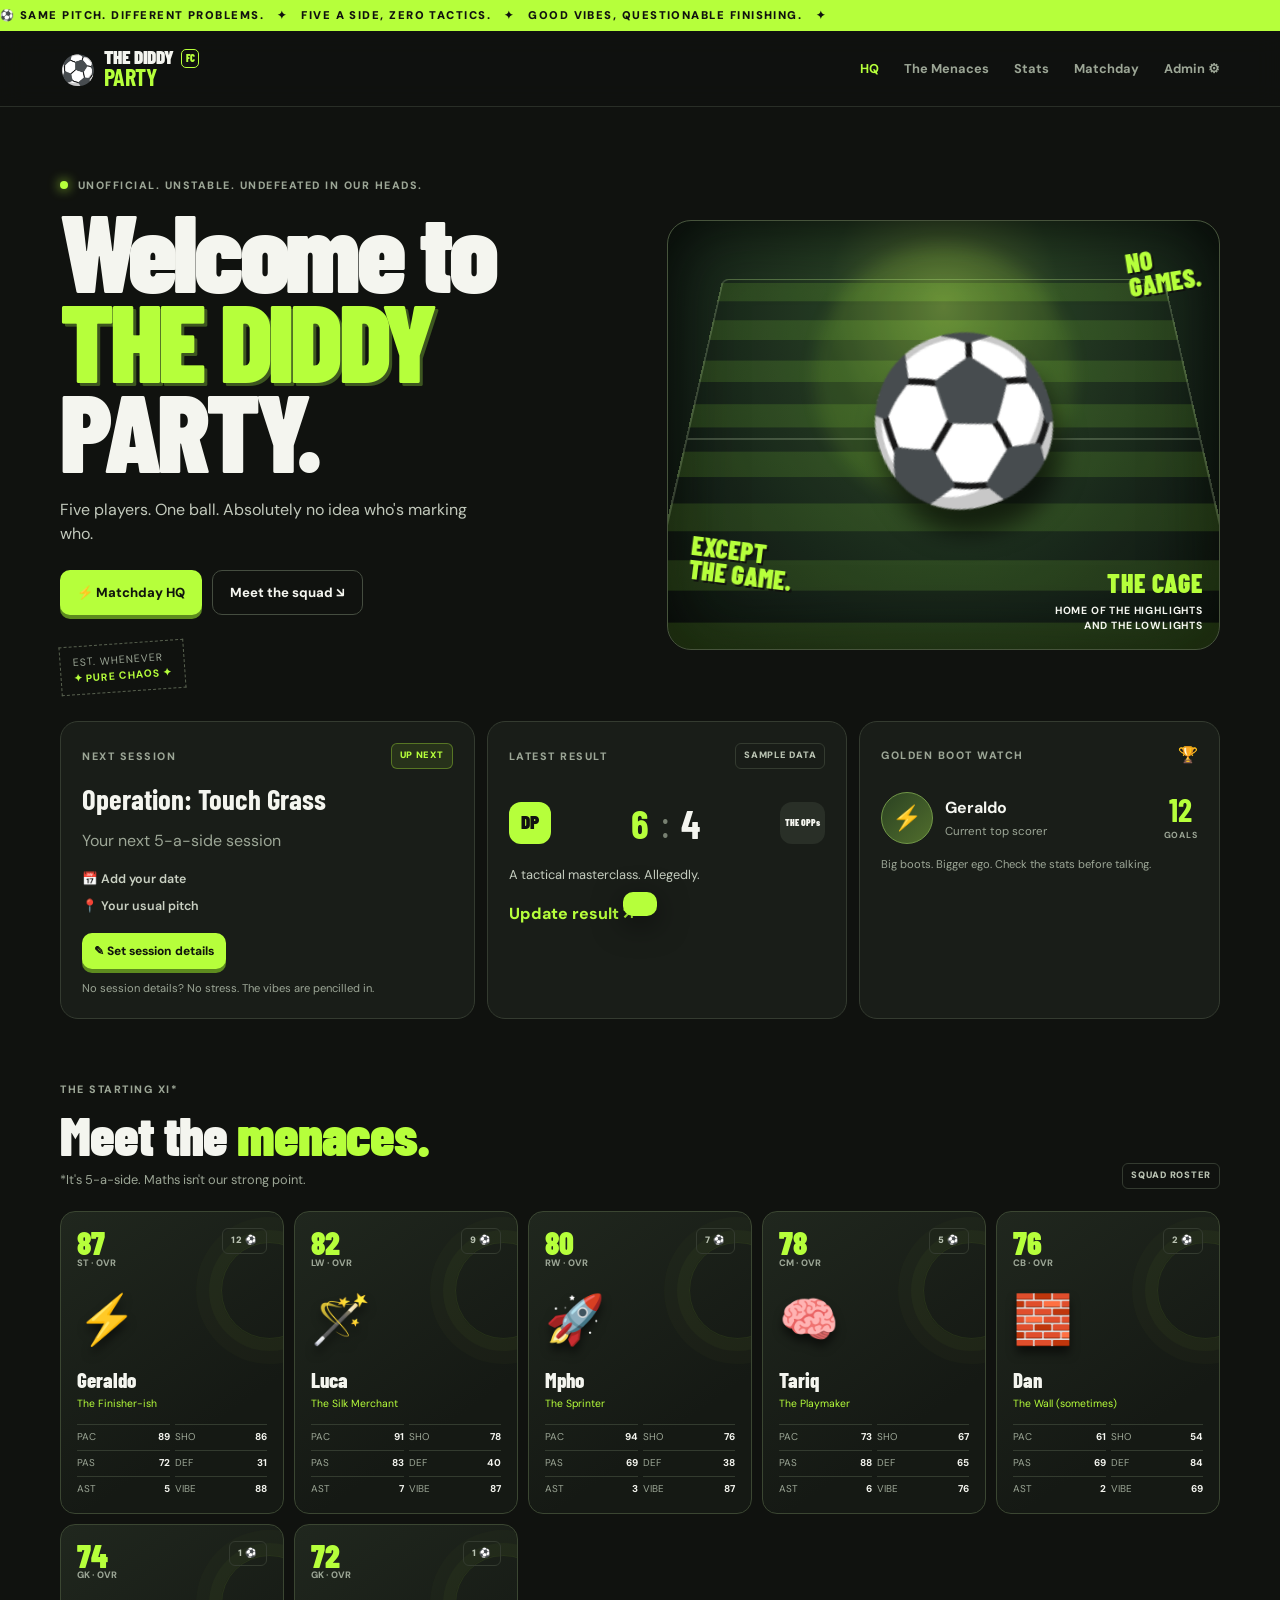
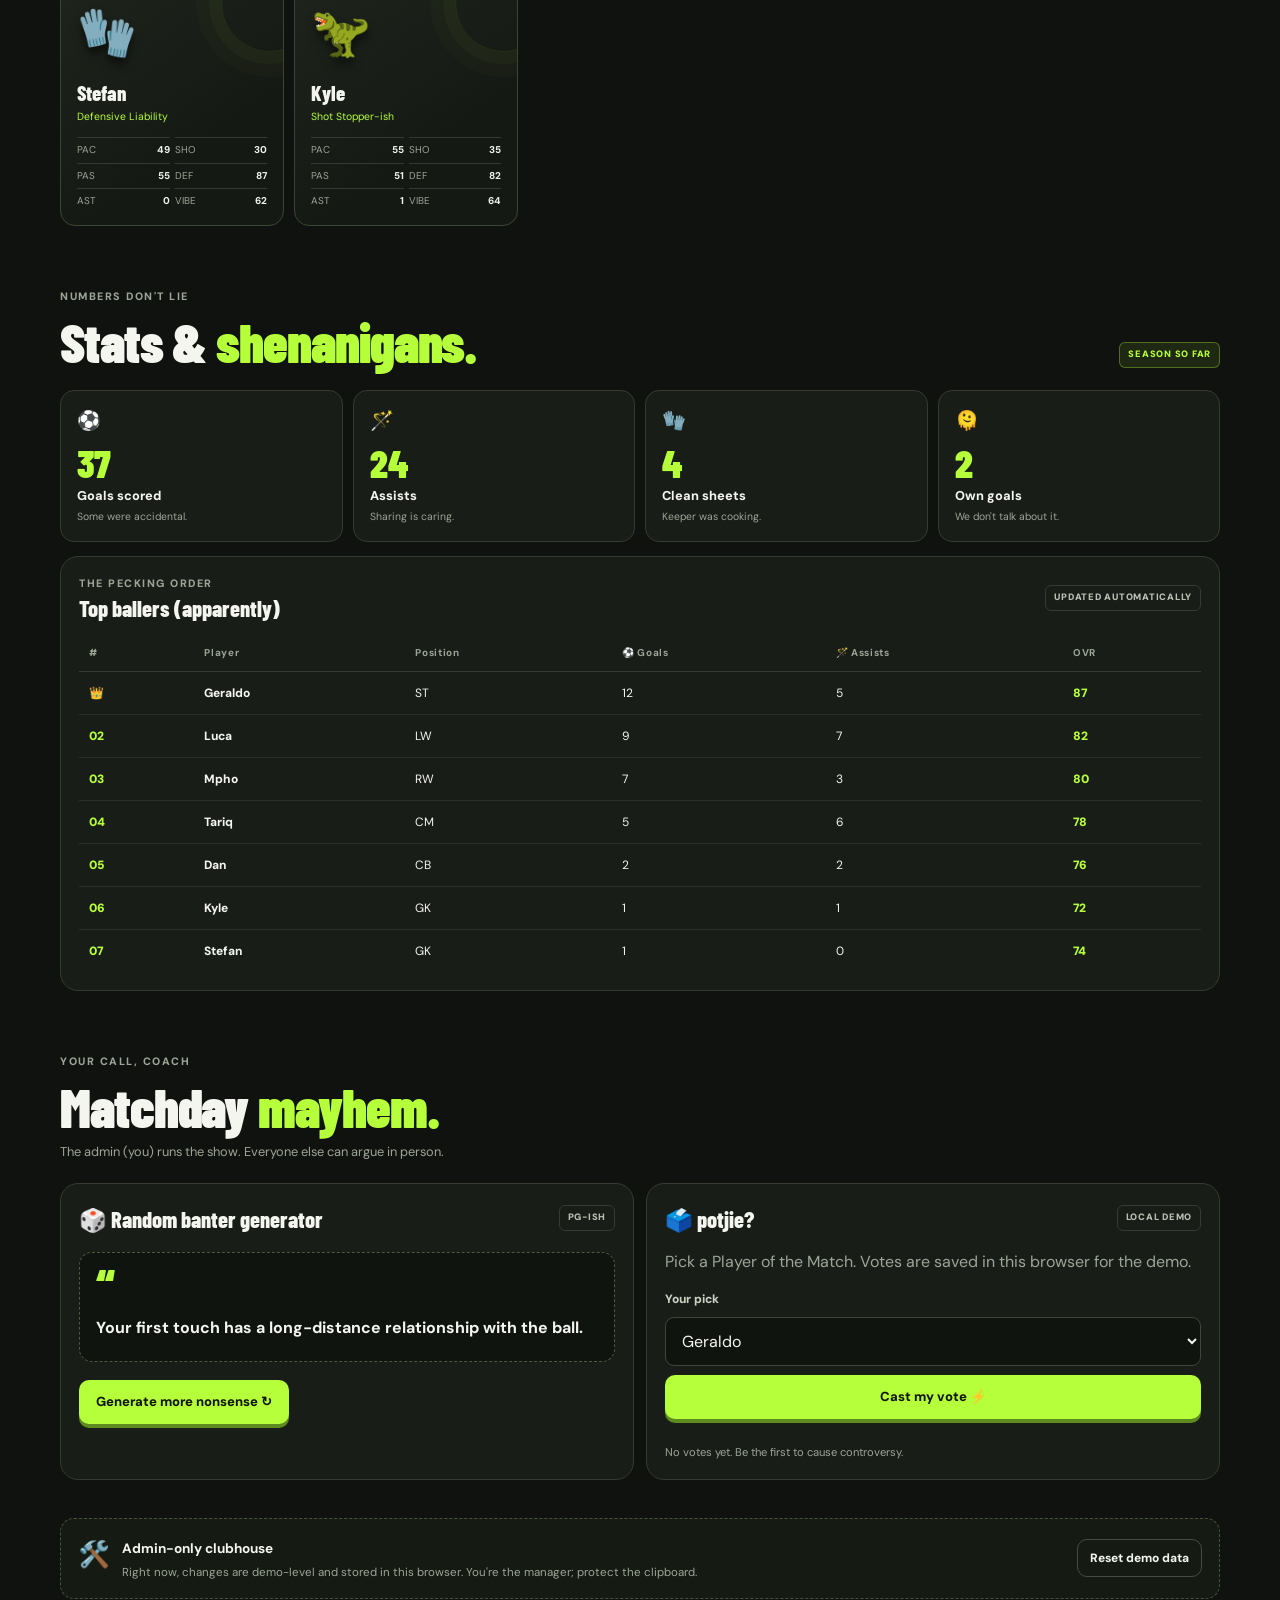
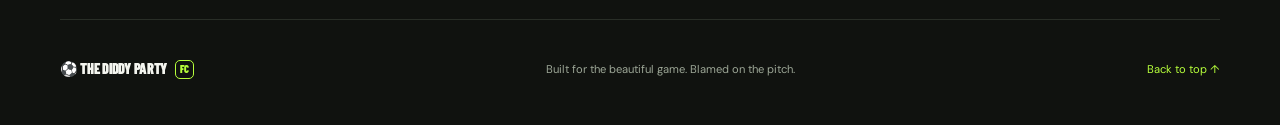
<file: index.html>
<!doctype html>
<html lang="en">
<head>
  <meta charset="utf-8">
  <meta name="viewport" content="width=device-width, initial-scale=1">
  <meta name="theme-color" content="#10120f">
  <meta name="description" content="The Diddy Party — 5-a-side football, stats, and questionable decisions.">
  <title>The Diddy Party FC | Matchday HQ</title>
  <link rel="stylesheet" href="css/style.css">
  <script src="js/app.js" defer></script>
</head>
<body>
  <div class="ticker" aria-label="Team motto"><span>⚽ SAME PITCH. DIFFERENT PROBLEMS. &nbsp; ✦ &nbsp; FIVE A SIDE, ZERO TACTICS. &nbsp; ✦ &nbsp; GOOD VIBES, QUESTIONABLE FINISHING. &nbsp; ✦ &nbsp;</span></div>
  <header class="site-header">
    <a class="brand" href="#home" aria-label="The Diddy Party home">
      <span class="brand-ball">⚽</span><span>THE DIDDY<br><b>PARTY</b></span><span class="brand-fc">FC</span>
    </a>
    <button class="menu-toggle" id="menuToggle" aria-expanded="false" aria-controls="mainNav">☰ <span class="sr-only">Toggle navigation</span></button>
    <nav id="mainNav" class="nav">
      <a class="active" href="#home">HQ</a><a href="#squad">The Menaces</a><a href="#stats">Stats</a><a href="#matchday">Matchday</a><a href="admin.html">Admin ⚙</a>
    </nav>
  </header>

  <main id="home">
    <section class="hero wrap">
      <div class="hero-copy">
        <p class="eyebrow"><span class="live-dot"></span> UNOFFICIAL. UNSTABLE. UNDEFEATED IN OUR HEADS.</p>
        <h1>Welcome to<br><span>THE DIDDY</span><br>PARTY.</h1>
        <p class="hero-sub">Five players. One ball. Absolutely no idea who's marking who.</p>
        <div class="hero-actions"><a class="button button-green" href="#matchday">⚡ Matchday HQ</a><a class="button button-ghost" href="#squad">Meet the squad ↘</a></div>
        <div class="hero-stamp">EST. WHENEVER<br><b>✦ PURE CHAOS ✦</b></div>
      </div>
      <div class="hero-art" role="img" aria-label="Illustrated football pitch with a football">
        <div class="pitch-lines"></div><div class="sunburst"></div>
        <div class="football">⚽</div><div class="scribble scribble-top">NO<br>GAMES.</div><div class="scribble scribble-bottom">EXCEPT<br>THE GAME.</div>
        <div class="art-label"><span>THE CAGE</span><b>HOME OF THE HIGHLIGHTS<br>AND THE LOWLIGHTS</b></div>
      </div>
    </section>

    <section class="wrap dashboard-grid" aria-label="Team overview">
      <article class="panel next-match">
        <div class="panel-head"><span class="eyebrow">NEXT SESSION</span><span class="tag tag-green">UP NEXT</span></div>
        <h2>Operation: Touch Grass</h2>
        <p class="muted">Your next 5-a-side session</p>
        <div class="match-meta"><span>📅 <strong id="nextDate">Add your date</strong></span><span>📍 <strong id="venue">Your usual pitch</strong></span></div>
        <button class="button button-green button-small" id="editSessionBtn">✎ Set session details</button>
        <p class="tiny muted">No session details? No stress. The vibes are pencilled in.</p>
      </article>

      <article class="panel result-panel">
        <div class="panel-head"><span class="eyebrow">LATEST RESULT</span><span class="tag">SAMPLE DATA</span></div>
        <div class="scoreline"><div class="team-mark">DP</div><div class="score"><strong id="homeScore">6</strong><span>:</span><strong id="awayScore">4</strong></div><div class="opponent-mark">THE OPPs</div></div>
        <p class="result-caption" id="resultCaption">A tactical masterclass. Allegedly.</p>
        <button class="text-button" id="editResultBtn">Update result ↗</button>
      </article>

      <article class="panel top-scorer">
        <div class="panel-head"><span class="eyebrow">GOLDEN BOOT WATCH</span><span>🏆</span></div>
        <div class="scorer-row"><div class="avatar avatar-large">⚡</div><div><h3 id="topScorerName">Josh</h3><p class="muted">Current top scorer</p></div><strong class="goal-count"><span id="topScorerGoals">12</span><small>GOALS</small></strong></div>
        <p class="tiny muted">Big boots. Bigger ego. Check the stats before talking.</p>
      </article>
    </section>

    <section class="wrap section" id="squad">
      <div class="section-heading"><div><p class="eyebrow">THE STARTING XI* </p><h2>Meet the <span>menaces.</span></h2><p class="muted">*It's 5-a-side. Maths isn't our strong point.</p></div><span class="tag">SQUAD ROSTER</span></div>
      <div class="player-grid" id="playerGrid" aria-live="polite"></div>
    </section>

    <section class="wrap section" id="stats">
      <div class="section-heading"><div><p class="eyebrow">NUMBERS DON'T LIE</p><h2>Stats & <span>shenanigans.</span></h2></div><span class="tag tag-green">SEASON SO FAR</span></div>
      <div class="stat-grid">
        <article class="stat-card"><span>⚽</span><strong id="totalGoals">37</strong><p>Goals scored</p><small>Some were accidental.</small></article>
        <article class="stat-card"><span>🪄</span><strong id="totalAssists">18</strong><p>Assists</p><small>Sharing is caring.</small></article>
        <article class="stat-card"><span>🧤</span><strong id="cleanSheets">4</strong><p>Clean sheets</p><small>Keeper was cooking.</small></article>
        <article class="stat-card"><span>🫠</span><strong id="ownGoals">2</strong><p>Own goals</p><small>We don't talk about it.</small></article>
      </div>
      <div class="panel leaderboard-panel">
        <div class="panel-head"><div><p class="eyebrow">THE PECKING ORDER</p><h3>Top ballers (apparently)</h3></div><span class="tag">UPDATED AUTOMATICALLY</span></div>
        <div class="table-scroll"><table><thead><tr><th>#</th><th>Player</th><th>Position</th><th>⚽ Goals</th><th>🪄 Assists</th><th>OVR</th></tr></thead><tbody id="leaderboardBody"></tbody></table></div>
      </div>
    </section>

    <section class="wrap section" id="matchday">
      <div class="section-heading"><div><p class="eyebrow">YOUR CALL, COACH</p><h2>Matchday <span>mayhem.</span></h2><p class="muted">The admin (you) runs the show. Everyone else can argue in person.</p></div></div>
      <div class="matchday-grid">
        <article class="panel">
          <div class="panel-head"><h3>🎲 Random banter generator</h3><span class="tag">PG-ISH</span></div>
          <div class="roast-box"><span class="quote-mark">“</span><p id="banterText">Your first touch has a long-distance relationship with the ball.</p></div>
          <button class="button button-green" id="banterBtn">Generate more nonsense ↻</button>
        </article>
        <article class="panel">
          <div class="panel-head"><h3>🗳️ potjie?</h3><span class="tag">LOCAL DEMO</span></div>
          <p class="muted">Pick a Player of the Match. Votes are saved in this browser for the demo.</p>
          <form id="voteForm" class="stack">
            <label for="votePlayer">Your pick</label><select id="votePlayer" required></select>
            <button class="button button-green" type="submit">Cast my vote ⚡</button>
          </form>
          <div id="voteResults" class="vote-results" aria-live="polite"></div>
        </article>
      </div>
    </section>

    <section class="wrap admin-note">
      <div><span class="admin-icon">🛠️</span><div><strong>Admin-only clubhouse</strong><p>Right now, changes are demo-level and stored in this browser. You're the manager; protect the clipboard.</p></div></div>
      <button class="button button-ghost button-small" id="resetBtn">Reset demo data</button>
    </section>
  </main>

  <footer class="site-footer wrap"><a class="brand footer-brand" href="#home">⚽ THE DIDDY PARTY <span class="brand-fc">FC</span></a><p>Built for the beautiful game. Blamed on the pitch.</p><a href="#home" class="back-top">Back to top ↑</a></footer>

  <dialog id="sessionDialog" class="modal">
    <form method="dialog" id="sessionForm" class="modal-card">
      <button class="modal-close" aria-label="Close">×</button><p class="eyebrow">MANAGER MODE</p><h2>Set the next session</h2>
      <label for="sessionDate">Date and time</label><input id="sessionDate" type="datetime-local">
      <label for="sessionVenue">Pitch / venue</label><input id="sessionVenue" maxlength="70" placeholder="e.g. The Cage, Court 2">
      <div class="modal-actions"><button class="button button-ghost" value="cancel">Cancel</button><button class="button button-green" id="saveSessionBtn" value="default">Save session</button></div>
    </form>
  </dialog>

  <dialog id="resultDialog" class="modal">
    <form method="dialog" id="resultForm" class="modal-card">
      <button class="modal-close" aria-label="Close">×</button><p class="eyebrow">MANAGER MODE</p><h2>Update the score</h2>
      <div class="score-inputs"><div><label for="newHomeScore">The Diddy Party</label><input id="newHomeScore" type="number" min="0" max="99" value="6" required></div><span>:</span><div><label for="newAwayScore">Opponents</label><input id="newAwayScore" type="number" min="0" max="99" value="4" required></div></div>
      <label for="resultNote">Match report</label><input id="resultNote" maxlength="100" placeholder="A tactical masterclass. Allegedly.">
      <div class="modal-actions"><button class="button button-ghost" value="cancel">Cancel</button><button class="button button-green" id="saveResultBtn" value="default">Save result</button></div>
    </form>
  </dialog>
  <div id="toast" class="toast" role="status" aria-live="polite"></div>
</body>
</html>
</file>
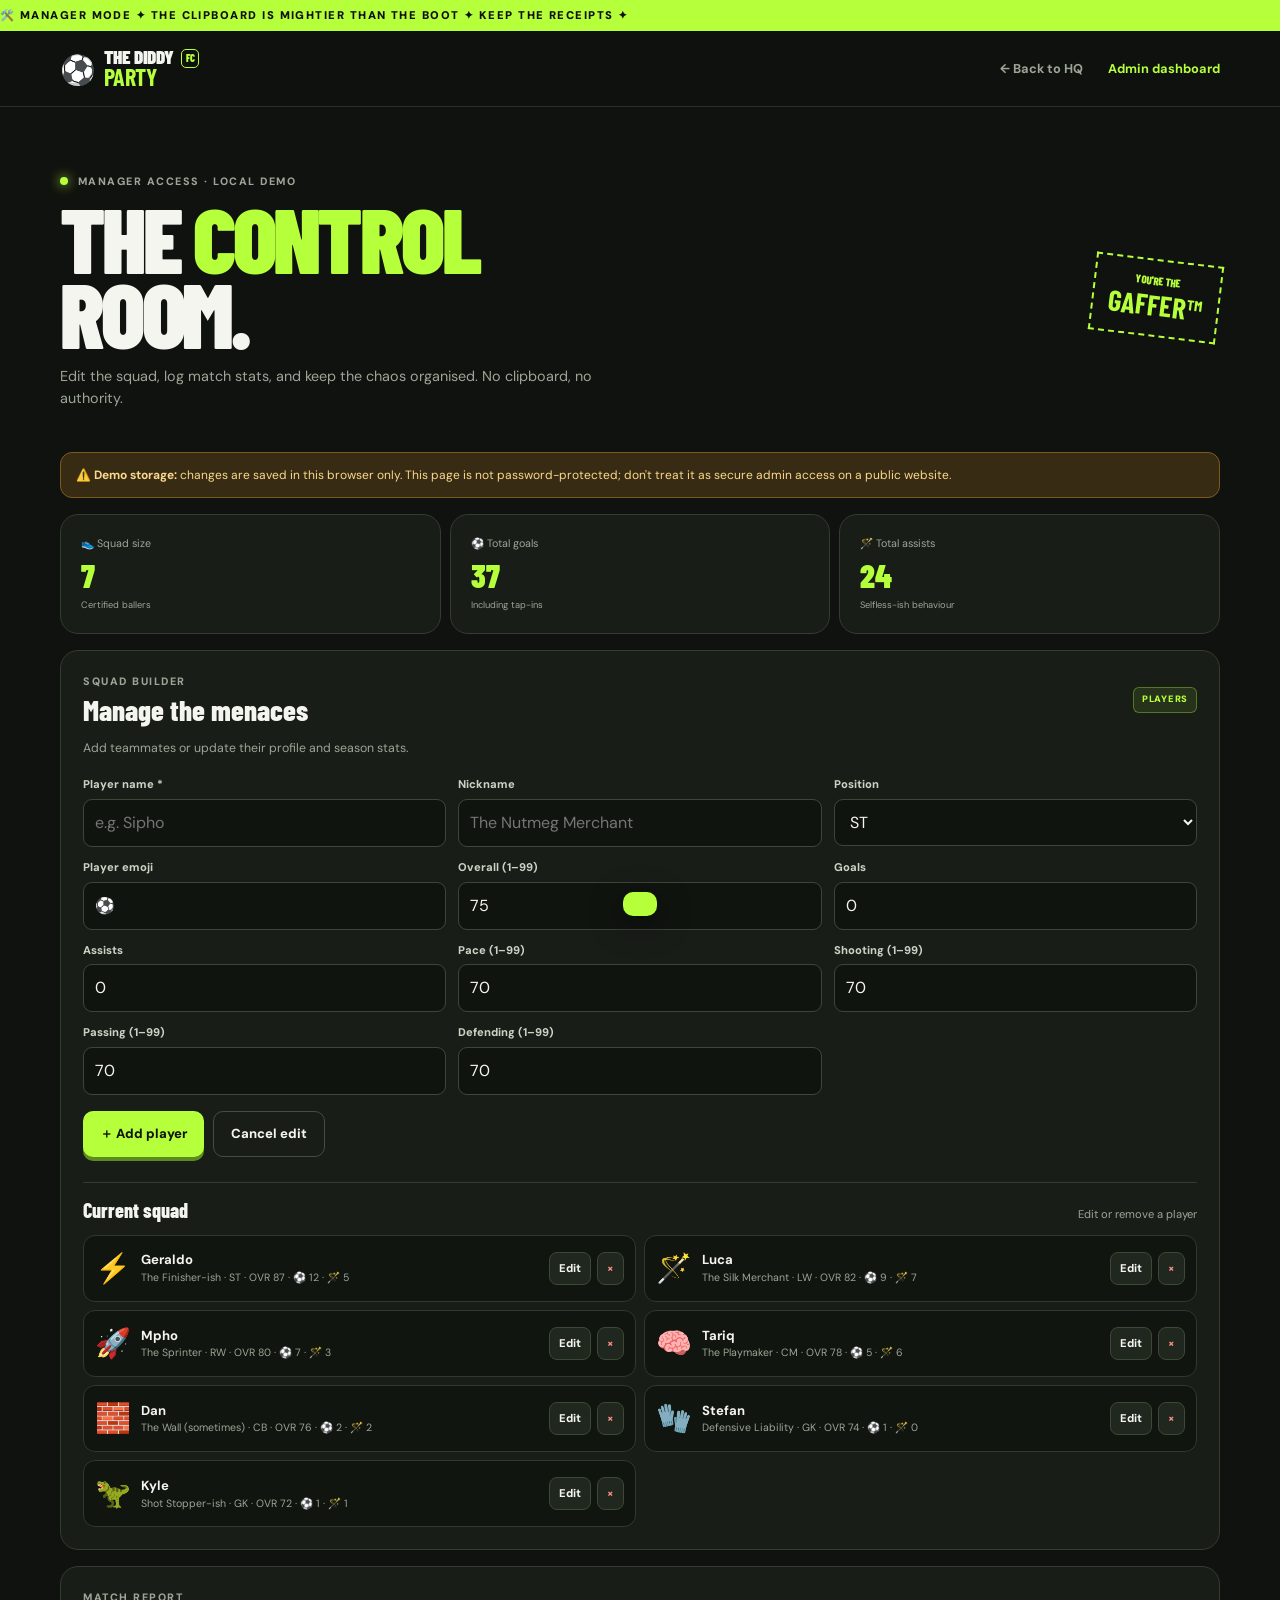
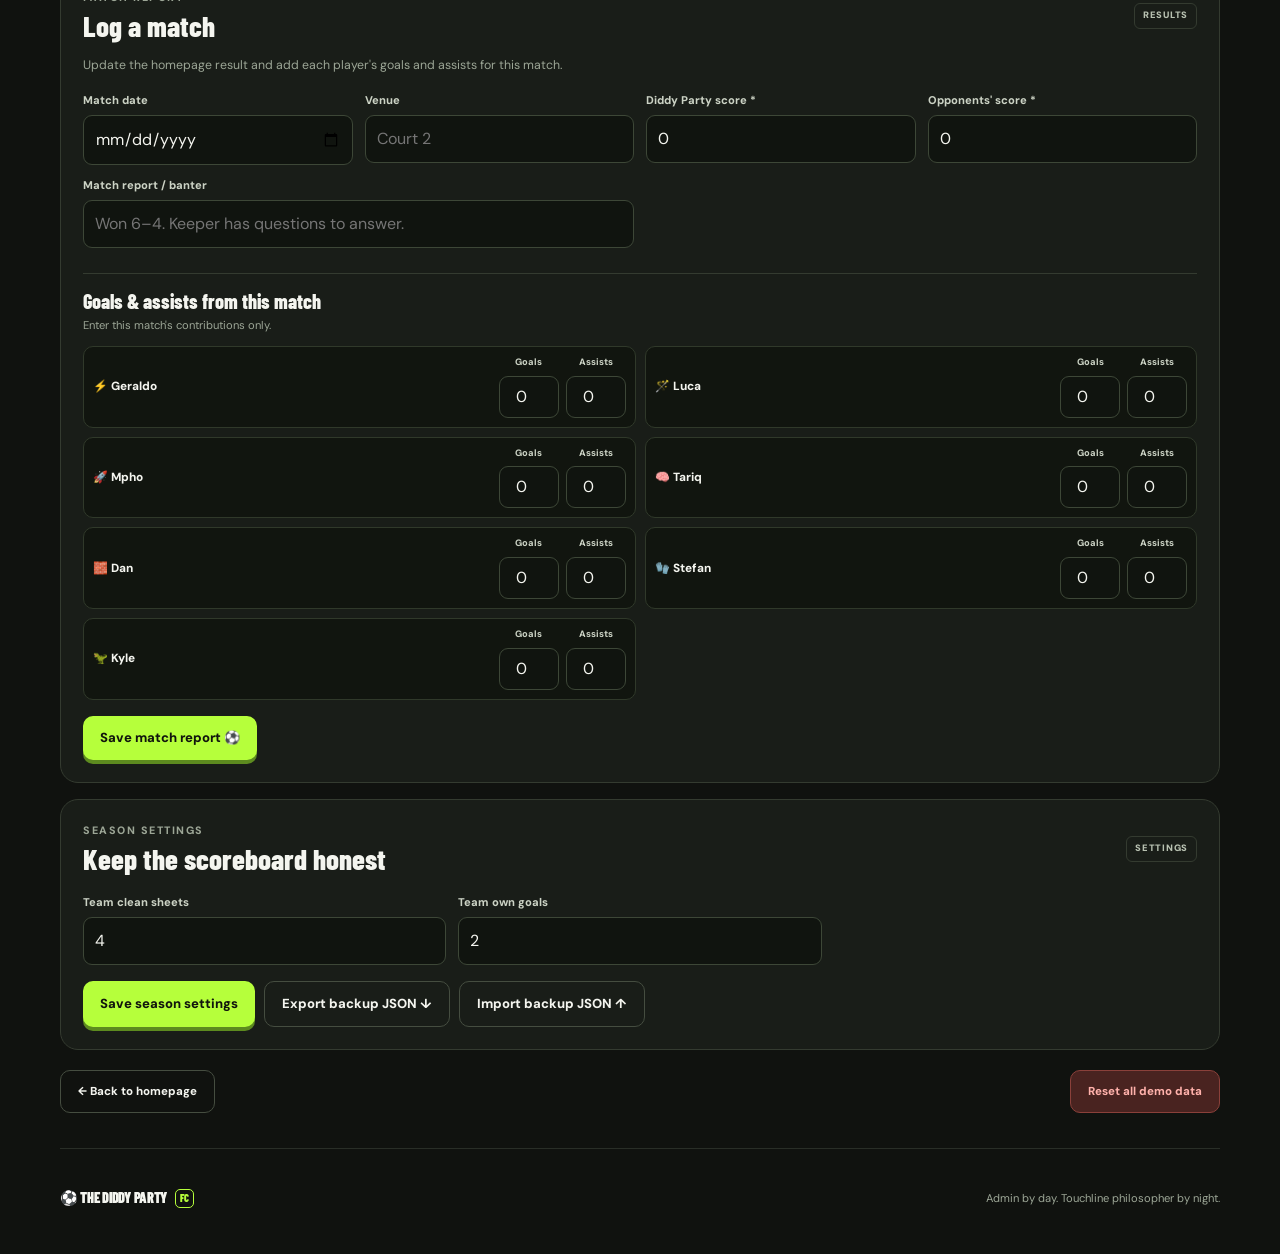
<file: admin.html>
<!doctype html><html lang="en"><head><meta charset="utf-8"><meta name="viewport" content="width=device-width,initial-scale=1"><meta name="theme-color" content="#10120f"><title>Admin Dashboard | The Diddy Party FC</title><link rel="stylesheet" href="css/style.css"><link rel="stylesheet" href="css/admin.css"><script src="js/admin.js" defer></script></head><body class="admin-page"><div class="ticker"><span>🛠️ MANAGER MODE ✦ THE CLIPBOARD IS MIGHTIER THAN THE BOOT ✦ KEEP THE RECEIPTS ✦</span></div><header class="site-header"><a class="brand" href="index.html"><span class="brand-ball">⚽</span><span>THE DIDDY<br><b>PARTY</b></span><span class="brand-fc">FC</span></a><button class="menu-toggle" id="menuToggle" aria-expanded="false">☰</button><nav id="mainNav" class="nav"><a href="index.html">← Back to HQ</a><a class="active" href="admin.html">Admin dashboard</a></nav></header>
<main class="wrap admin-main"><section class="admin-hero"><div><p class="eyebrow"><span class="live-dot"></span> MANAGER ACCESS · LOCAL DEMO</p><h1>THE <span>CONTROL</span><br>ROOM.</h1><p class="muted">Edit the squad, log match stats, and keep the chaos organised. No clipboard, no authority.</p></div><div class="admin-hero-stamp">YOU'RE THE<br><b>GAFFER™</b></div></section><div class="admin-warning"><b>⚠️ Demo storage:</b> changes are saved in this browser only. This page is not password-protected; don't treat it as secure admin access on a public website.</div>
<section class="admin-summary"><article class="panel"><span>👟 Squad size</span><strong id="summaryPlayers">0</strong><small>Certified ballers</small></article><article class="panel"><span>⚽ Total goals</span><strong id="summaryGoals">0</strong><small>Including tap-ins</small></article><article class="panel"><span>🪄 Total assists</span><strong id="summaryAssists">0</strong><small>Selfless-ish behaviour</small></article></section>
<section class="panel admin-section" id="playerManagement"><div class="panel-head"><div><p class="eyebrow">SQUAD BUILDER</p><h2>Manage the menaces</h2></div><span class="tag tag-green">PLAYERS</span></div><p class="muted admin-intro">Add teammates or update their profile and season stats.</p><form id="playerForm" class="admin-form"><input type="hidden" id="playerId"><div class="form-grid">
<div><label for="playerName">Player name *</label><input id="playerName" maxlength="30" required placeholder="e.g. Sipho"></div><div><label for="playerNickname">Nickname</label><input id="playerNickname" maxlength="40" placeholder="The Nutmeg Merchant"></div><div><label for="playerPosition">Position</label><select id="playerPosition"><option>ST</option><option>LW</option><option>RW</option><option>CM</option><option>CB</option><option>GK</option><option>ALL</option></select></div><div><label for="playerEmoji">Player emoji</label><input id="playerEmoji" maxlength="8" value="⚽"></div><div><label for="playerRating">Overall (1–99)</label><input id="playerRating" type="number" min="1" max="99" value="75" required></div><div><label for="playerGoals">Goals</label><input id="playerGoals" type="number" min="0" value="0" required></div><div><label for="playerAssists">Assists</label><input id="playerAssists" type="number" min="0" value="0" required></div><div><label for="playerPace">Pace (1–99)</label><input id="playerPace" type="number" min="1" max="99" value="70" required></div><div><label for="playerShooting">Shooting (1–99)</label><input id="playerShooting" type="number" min="1" max="99" value="70" required></div><div><label for="playerPassing">Passing (1–99)</label><input id="playerPassing" type="number" min="1" max="99" value="70" required></div><div><label for="playerDefending">Defending (1–99)</label><input id="playerDefending" type="number" min="1" max="99" value="70" required></div></div><div class="form-actions"><button class="button button-green" id="savePlayerBtn">＋ Add player</button><button class="button button-ghost" type="button" id="cancelEditBtn" hidden>Cancel edit</button></div></form><div class="admin-list-heading"><h3>Current squad</h3><span class="muted tiny">Edit or remove a player</span></div><div id="adminPlayerList" class="admin-player-list"></div></section>
<section class="panel admin-section"><div class="panel-head"><div><p class="eyebrow">MATCH REPORT</p><h2>Log a match</h2></div><span class="tag">RESULTS</span></div><p class="muted admin-intro">Update the homepage result and add each player's goals and assists for this match.</p><form id="matchForm" class="admin-form"><div class="form-grid match-form-grid"><div><label for="matchDate">Match date</label><input id="matchDate" type="date"></div><div><label for="matchVenue">Venue</label><input id="matchVenue" maxlength="70" placeholder="Court 2"></div><div><label for="matchHome">Diddy Party score *</label><input id="matchHome" type="number" min="0" max="99" value="0" required></div><div><label for="matchAway">Opponents' score *</label><input id="matchAway" type="number" min="0" max="99" value="0" required></div><div class="full-field"><label for="matchNote">Match report / banter</label><input id="matchNote" maxlength="100" placeholder="Won 6–4. Keeper has questions to answer."></div></div><div class="admin-subhead"><h3>Goals & assists from this match</h3><p class="tiny muted">Enter this match's contributions only.</p></div><div id="matchStatsFields" class="match-stats-fields"></div><div class="form-actions"><button class="button button-green">Save match report ⚽</button></div></form></section>
<section class="panel admin-section"><div class="panel-head"><div><p class="eyebrow">SEASON SETTINGS</p><h2>Keep the scoreboard honest</h2></div><span class="tag">SETTINGS</span></div><form id="settingsForm" class="admin-form"><div class="form-grid"><div><label for="cleanSheetsInput">Team clean sheets</label><input id="cleanSheetsInput" type="number" min="0" value="4" required></div><div><label for="ownGoalsInput">Team own goals</label><input id="ownGoalsInput" type="number" min="0" value="2" required></div></div><div class="form-actions"><button class="button button-green">Save season settings</button><button class="button button-ghost" type="button" id="exportBtn">Export backup JSON ↓</button><button class="button button-ghost" type="button" id="importBtn">Import backup JSON ↑</button><input id="importFile" type="file" accept="application/json,.json" hidden></div></form></section><section class="admin-bottom-actions"><a class="button button-ghost" href="index.html">← Back to homepage</a><button class="button button-danger" id="resetAllBtn">Reset all demo data</button></section></main><footer class="site-footer wrap"><a class="brand footer-brand" href="index.html">⚽ THE DIDDY PARTY <span class="brand-fc">FC</span></a><p>Admin by day. Touchline philosopher by night.</p></footer><div id="toast" class="toast" role="status" aria-live="polite"></div></body></html>
</file>
<file: css/style.css>
@import url('https://fonts.googleapis.com/css2?family=Barlow+Condensed:wght@500;600;700;800;900&family=DM+Sans:wght@400;500;600;700;800&display=swap');
:root{--bg:#10120f;--panel:#191d18;--panel2:#20261e;--line:#343b30;--green:#b6ff3b;--green2:#83d91f;--white:#f4f5ef;--muted:#9ca696;--red:#ff665e;--gold:#ffd45b;--radius:18px}
*{box-sizing:border-box}html{scroll-behavior:smooth;scroll-padding-top:85px}body{margin:0;background:var(--bg);color:var(--white);font-family:"DM Sans",Arial,sans-serif;line-height:1.5}a{color:inherit;text-decoration:none}button,input,select{font:inherit}button{cursor:pointer}.wrap{width:min(1160px,calc(100% - 32px));margin-inline:auto}.ticker{overflow:hidden;white-space:nowrap;background:var(--green);color:#10120f;font-weight:900;font-size:.7rem;letter-spacing:.13em;padding:7px 0}.ticker span{display:inline-block;animation:marquee 28s linear infinite}@keyframes marquee{to{transform:translateX(-45%)}}.site-header{height:76px;padding:0 max(16px,calc((100vw - 1160px)/2));display:flex;align-items:center;justify-content:space-between;border-bottom:1px solid #292e27;background:#10120fee;position:sticky;top:0;z-index:10;backdrop-filter:blur(12px)}.brand{display:flex;align-items:center;gap:8px;font-family:"Barlow Condensed",sans-serif;font-weight:900;line-height:.88;letter-spacing:-.02em;font-size:1.2rem}.brand-ball{font-size:1.8rem}.brand b{color:var(--green);font-size:1.5rem}.brand-fc{align-self:flex-start;border:1px solid var(--green);color:var(--green);font-size:.65rem;padding:4px;border-radius:5px}.nav{display:none;gap:25px;align-items:center;font-size:.8rem;font-weight:700;color:var(--muted)}.nav a:hover,.nav a.active{color:var(--green)}.menu-toggle{background:transparent;color:var(--white);border:1px solid var(--line);border-radius:10px;padding:8px 11px;font-size:1.15rem}.nav.open{display:flex;position:absolute;top:75px;left:0;right:0;padding:18px 20px;background:#151914;flex-direction:column;align-items:flex-start;border-bottom:1px solid var(--line);gap:18px}.hero{padding:45px 0 28px;display:grid;gap:25px;align-items:center}.eyebrow{font-size:.67rem;letter-spacing:.14em;font-weight:800;color:var(--muted);margin:0 0 12px}.live-dot{display:inline-block;width:8px;height:8px;background:var(--green);border-radius:50%;box-shadow:0 0 12px var(--green);margin-right:5px}.hero h1{font-family:"Barlow Condensed",Impact,sans-serif;font-size:clamp(3.6rem,14vw,6.8rem);line-height:.83;letter-spacing:-.04em;margin:0 0 22px;font-weight:900}.hero h1 span{color:var(--green);text-shadow:3px 3px 0 #3d5620}.hero-sub{max-width:430px;color:#c2c9bc;font-size:1rem}.hero-actions{display:flex;flex-wrap:wrap;gap:10px;margin-top:24px}.button{border:0;border-radius:10px;padding:12px 17px;font-weight:800;font-size:.82rem;display:inline-flex;align-items:center;justify-content:center;gap:7px;transition:transform .16s,filter .16s}.button:hover{transform:translateY(-2px);filter:brightness(1.08)}.button-green{background:var(--green);color:#11150d;box-shadow:0 4px 0 #5d8b1f}.button-ghost{background:transparent;color:var(--white);border:1px solid #454d40}.button-small{padding:9px 12px;font-size:.75rem}.hero-stamp{display:inline-block;margin-top:28px;padding:8px 12px;border:1px dashed #58614f;color:var(--muted);font-size:.65rem;transform:rotate(-4deg);letter-spacing:.1em}.hero-stamp b{color:var(--green)}.hero-art{height:320px;position:relative;overflow:hidden;border-radius:24px;border:1px solid #47543c;background:radial-gradient(ellipse at 50% 20%,#5b7739 0%,#253c23 30%,#162319 67%,#0c110d 100%);box-shadow:inset 0 0 70px #050805}.pitch-lines{position:absolute;inset:25px 18px 20px;border:2px solid #d9f2bd33;border-radius:8px;transform:perspective(300px) rotateX(15deg);background:repeating-linear-gradient(0deg,#9cff3620 0 25px,#0c180b15 25px 50px)}.pitch-lines:before{content:"";position:absolute;left:0;right:0;top:50%;border-top:2px solid #e9ffd033}.pitch-lines:after{content:"";position:absolute;width:100px;height:100px;border:2px solid #e9ffd033;border-radius:50%;left:calc(50% - 50px);top:calc(50% - 50px)}.sunburst{position:absolute;width:260px;height:260px;border-radius:50%;background:#b6ff3b18;left:calc(50% - 130px);top:25px;filter:blur(8px)}.football{position:absolute;font-size:clamp(6rem,25vw,10rem);left:calc(50% - 80px);top:80px;filter:drop-shadow(0 25px 12px #0009);transform:rotate(-18deg);animation:bob 4s ease-in-out infinite}@keyframes bob{50%{transform:translateY(-8px) rotate(-5deg)}}.scribble{position:absolute;font-family:"Barlow Condensed",sans-serif;font-size:1.65rem;font-weight:900;line-height:.9;color:var(--green);text-shadow:2px 2px #10120f;transform:rotate(-9deg)}.scribble-top{top:25px;right:20px}.scribble-bottom{left:22px;bottom:62px;transform:rotate(7deg)}.art-label{position:absolute;right:16px;bottom:15px;display:flex;flex-direction:column;text-align:right;font-size:.65rem;letter-spacing:.08em}.art-label span{font-family:"Barlow Condensed";font-size:1.6rem;color:var(--green);font-weight:900}.panel{background:var(--panel);border:1px solid var(--line);border-radius:var(--radius);padding:18px;min-width:0}.dashboard-grid{display:grid;gap:12px}.panel-head{display:flex;justify-content:space-between;align-items:center;gap:10px}.panel-head .eyebrow{margin:0}.panel h2{font-family:"Barlow Condensed";font-size:1.8rem;margin:16px 0 0;line-height:1}.muted{color:var(--muted)}.tiny{font-size:.7rem;margin-bottom:0}.tag{font-size:.58rem;font-weight:900;letter-spacing:.08em;border:1px solid var(--line);padding:5px 8px;border-radius:6px;color:#b8c1b1;white-space:nowrap}.tag-green{background:#b6ff3b18;color:var(--green);border-color:#b6ff3b55}.match-meta{display:grid;gap:8px;margin:17px 0;color:#c9d0c2;font-size:.78rem}.match-meta strong{font-weight:600}.scoreline{display:flex;align-items:center;justify-content:space-between;gap:10px;margin:24px 0 10px}.team-mark,.opponent-mark{display:grid;place-items:center;min-width:42px;height:42px;border-radius:12px;background:var(--green);color:#111;font-weight:900;font-family:"Barlow Condensed";font-size:1.2rem}.opponent-mark{background:#292f27;color:var(--white);font-size:.6rem;padding:5px}.score{display:flex;gap:12px;align-items:center;font-family:"Barlow Condensed";font-size:2.5rem}.score strong:first-child{color:var(--green)}.score span{color:#778071}.result-caption{font-size:.8rem;color:#c6cec0}.text-button{background:none;border:0;color:var(--green);font-weight:800;padding:5px 0}.scorer-row{display:flex;align-items:center;gap:12px;margin:25px 0 12px}.avatar{display:grid;place-items:center;border-radius:50%;background:linear-gradient(135deg,#2b4222,#516e2d);border:1px solid #719747;color:var(--green);font-weight:900}.avatar-large{width:52px;height:52px;font-size:1.5rem}.scorer-row h3{margin:0;font-size:1rem}.scorer-row .muted{font-size:.72rem;margin:3px 0 0}.goal-count{margin-left:auto;font-family:"Barlow Condensed";font-size:2rem;color:var(--green);text-align:center;line-height:.9}.goal-count small{display:block;font:700 .55rem "DM Sans";color:var(--muted);letter-spacing:.1em;margin-top:5px}.section{padding-top:62px}.section-heading{display:flex;justify-content:space-between;align-items:flex-end;gap:14px;margin-bottom:22px}.section-heading h2{font:900 clamp(2.1rem,8vw,3.4rem)/.95 "Barlow Condensed",sans-serif;letter-spacing:-.02em;margin:0}.section-heading h2 span{color:var(--green)}.section-heading .muted{font-size:.8rem;margin:9px 0 0}.section-heading>.tag{display:none}.player-grid{display:grid;grid-template-columns:repeat(2,minmax(0,1fr));gap:10px}.player-card{background:linear-gradient(145deg,#20271e,#151914 70%);border:1px solid #3b4632;border-radius:15px;padding:14px;position:relative;overflow:hidden;min-width:0}.player-card:after{content:"";position:absolute;width:95px;height:95px;border:1px solid #b6ff3b16;border-radius:50%;right:-35px;top:30px;box-shadow:0 0 0 12px #b6ff3b08,0 0 0 25px #b6ff3b05}.player-top{display:flex;justify-content:space-between;align-items:flex-start;gap:5px;position:relative;z-index:1}.rating{font:900 2rem/.9 "Barlow Condensed";color:var(--green)}.position{font-size:.58rem;color:var(--muted);font-weight:800}.player-emoji{font-size:2.6rem;filter:drop-shadow(0 7px 5px #0008);margin:6px 0}.player-card h3{font:800 1.3rem/1 "Barlow Condensed";margin:0;overflow-wrap:anywhere}.nickname{font-size:.65rem;color:var(--green);margin:5px 0 12px}.mini-stats{display:grid;grid-template-columns:1fr 1fr;gap:5px;position:relative;z-index:1}.mini-stat{font-size:.62rem;color:var(--muted);display:flex;justify-content:space-between;border-top:1px solid #333b2f;padding-top:5px}.mini-stat b{color:var(--white)}.stat-grid{display:grid;grid-template-columns:repeat(2,minmax(0,1fr));gap:10px}.stat-card{padding:16px;background:var(--panel);border:1px solid var(--line);border-radius:14px}.stat-card>span{font-size:1.2rem}.stat-card strong{display:block;font:900 2.4rem/.95 "Barlow Condensed";color:var(--green);margin:9px 0 5px}.stat-card p{margin:0;font-weight:800;font-size:.8rem}.stat-card small{display:block;color:var(--muted);font-size:.65rem;margin-top:4px}.leaderboard-panel{margin-top:14px}.leaderboard-panel h3,.matchday-grid h3{font:800 1.4rem "Barlow Condensed";margin:4px 0 0}.table-scroll{overflow-x:auto;margin-top:15px}table{border-collapse:collapse;width:100%;min-width:500px;font-size:.75rem}th{text-align:left;color:var(--muted);font-size:.62rem;letter-spacing:.07em;padding:10px;border-bottom:1px solid var(--line)}td{padding:12px 10px;border-bottom:1px solid #2b3128}tbody tr:last-child td{border-bottom:0}td:first-child{color:var(--green);font-weight:900}td:nth-child(2){font-weight:800}.ovr{color:var(--green);font-weight:900}.matchday-grid{display:grid;gap:12px}.roast-box{background:#10140f;border:1px dashed #4b5c3b;border-radius:13px;padding:16px;margin:18px 0;min-height:110px}.quote-mark{font:900 2.8rem "Barlow Condensed";color:var(--green);line-height:.7}.roast-box p{font-size:1rem;font-weight:700;margin:7px 0 0}.stack{display:grid;gap:9px;margin-top:15px}.stack label,.modal label{font-size:.75rem;font-weight:800;color:#cbd2c4}.stack select,.modal input{width:100%;background:#10140f;border:1px solid #3d4737;color:var(--white);border-radius:9px;padding:12px;outline:none}.stack select:focus,.modal input:focus{border-color:var(--green)}.vote-results{margin-top:14px;display:grid;gap:8px}.vote-row{font-size:.72rem;display:grid;grid-template-columns:80px 1fr 20px;gap:8px;align-items:center}.vote-track{height:7px;background:#30372b;border-radius:20px;overflow:hidden}.vote-fill{height:100%;background:var(--green);border-radius:20px}.admin-note{margin-top:38px;padding:17px;border:1px dashed #47543b;border-radius:14px;display:flex;flex-direction:column;gap:14px;align-items:flex-start;background:#151a13}.admin-note>div{display:flex;gap:12px;align-items:flex-start}.admin-icon{font-size:1.6rem}.admin-note strong{font-size:.85rem}.admin-note p{font-size:.72rem;color:var(--muted);margin:4px 0 0}.site-footer{display:flex;flex-wrap:wrap;align-items:center;justify-content:space-between;gap:10px;padding:30px 0 36px;margin-top:20px;border-top:1px solid #292e27}.footer-brand{font-size:.9rem}.site-footer p,.back-top{font-size:.7rem;color:var(--muted)}.back-top{color:var(--green)}.modal{border:1px solid #46523b;border-radius:18px;padding:0;background:var(--panel);color:var(--white);width:min(440px,calc(100% - 28px));box-shadow:0 30px 100px #000b}.modal::backdrop{background:#000b;backdrop-filter:blur(4px)}.modal-card{padding:23px;display:grid;gap:10px;position:relative}.modal-card h2{font:900 2rem "Barlow Condensed";margin:0 0 8px}.modal-close{position:absolute;right:14px;top:12px;border:0;background:none;color:var(--muted);font-size:1.8rem}.modal input{margin-bottom:7px}.modal-actions{display:flex;justify-content:flex-end;gap:8px;margin-top:8px}.score-inputs{display:grid;grid-template-columns:1fr 25px 1fr;align-items:center;gap:8px}.score-inputs>span{text-align:center;font:900 2rem "Barlow Condensed";color:var(--green);padding-top:22px}.score-inputs label{display:block;margin-bottom:6px}.toast{position:fixed;bottom:20px;left:50%;transform:translate(-50%,150%);background:var(--green);color:#10120f;font-size:.8rem;font-weight:900;padding:12px 17px;border-radius:10px;box-shadow:0 8px 30px #0008;z-index:30;transition:transform .25s;max-width:calc(100% - 30px);text-align:center}.toast.show{transform:translate(-50%,0)}.sr-only{position:absolute;width:1px;height:1px;padding:0;margin:-1px;overflow:hidden;clip:rect(0,0,0,0);white-space:nowrap;border:0}
@media(min-width:620px){.wrap{width:min(1160px,calc(100% - 48px))}.hero{grid-template-columns:1fr .95fr;padding-top:60px}.hero-art{height:390px}.dashboard-grid{grid-template-columns:1.15fr 1fr}.top-scorer{grid-column:1/-1}.player-grid{grid-template-columns:repeat(3,minmax(0,1fr))}.stat-grid{grid-template-columns:repeat(4,minmax(0,1fr))}.matchday-grid{grid-template-columns:1fr 1fr}.admin-note{flex-direction:row;align-items:center;justify-content:space-between}.section-heading>.tag{display:inline-block}}
@media(min-width:900px){.nav{display:flex}.menu-toggle{display:none}.hero{padding-top:70px}.hero-art{height:430px}.dashboard-grid{grid-template-columns:1.15fr 1fr 1fr}.top-scorer{grid-column:auto}.player-grid{grid-template-columns:repeat(5,minmax(0,1fr))}.player-card{padding:16px}.player-emoji{font-size:3rem;margin:14px 0}.dashboard-grid .panel{padding:21px}}
@media(prefers-reduced-motion:reduce){*,*:before,*:after{scroll-behavior:auto!important;animation:none!important;transition:none!important}}
</file>
<file: css/admin.css>
.admin-main{padding-top:34px}.admin-hero{display:flex;align-items:center;justify-content:space-between;gap:18px;padding:20px 0 28px}.admin-hero h1{font:900 clamp(3.2rem,12vw,5.7rem)/.82 "Barlow Condensed",Impact,sans-serif;letter-spacing:-.04em;margin:0 0 16px}.admin-hero h1 span{color:var(--green)}.admin-hero .muted{max-width:580px;font-size:.9rem}.admin-hero-stamp{display:none;border:2px dashed var(--green);color:var(--green);padding:13px 15px;text-align:center;font:800 .7rem "Barlow Condensed";transform:rotate(7deg)}.admin-hero-stamp b{font-size:1.8rem}.admin-warning{background:#382b13;border:1px solid #7a5b1e;color:#f9d98c;border-radius:12px;padding:13px 15px;font-size:.75rem;margin-bottom:16px}.admin-summary{display:grid;grid-template-columns:repeat(3,minmax(0,1fr));gap:9px}.admin-summary .panel{padding:13px}.admin-summary span{display:block;font-size:.67rem;color:var(--muted)}.admin-summary strong{display:block;color:var(--green);font:900 2rem "Barlow Condensed";margin:5px 0}.admin-summary small{display:block;font-size:.58rem;color:var(--muted)}.admin-section{margin-top:16px;padding:17px}.admin-section .panel-head h2{font:800 1.8rem "Barlow Condensed";margin:3px 0 0}.admin-intro{font-size:.77rem;max-width:720px}.admin-form{margin-top:18px}.form-grid{display:grid;grid-template-columns:1fr;gap:12px}.form-grid>div{min-width:0}.admin-form label{display:block;font-size:.7rem;font-weight:800;color:#cbd2c4;margin-bottom:6px}.admin-form input,.admin-form select{width:100%;background:#10140f;border:1px solid #3d4737;color:var(--white);border-radius:9px;padding:11px;min-width:0;outline:none}.admin-form input:focus,.admin-form select:focus{border-color:var(--green)}.form-actions{display:flex;flex-wrap:wrap;gap:9px;margin-top:16px}.admin-list-heading,.admin-subhead{display:flex;align-items:baseline;justify-content:space-between;gap:12px;margin-top:25px;border-top:1px solid var(--line);padding-top:15px}.admin-list-heading h3,.admin-subhead h3{font:800 1.25rem "Barlow Condensed";margin:0}.admin-list-heading .tiny{margin:0}.admin-player-list{display:grid;gap:8px;margin-top:12px}.admin-player-row{display:flex;align-items:center;gap:10px;padding:11px;background:#11150f;border:1px solid #30392a;border-radius:12px;min-width:0}.admin-player-emoji{font-size:1.8rem}.admin-player-info{flex:1;min-width:0}.admin-player-info strong{display:block;font-size:.82rem;overflow-wrap:anywhere}.admin-player-info small{display:block;color:var(--muted);font-size:.66rem}.admin-player-actions{display:flex;gap:6px}.admin-player-actions button{background:#20271e;border:1px solid #3d4934;color:var(--white);border-radius:8px;padding:7px 9px;font-size:.7rem;font-weight:800}.admin-player-actions button:hover{border-color:var(--green);color:var(--green)}.admin-player-actions .delete-player{color:#ff918b}.empty-state{font-size:.8rem;color:var(--muted);padding:15px;border:1px dashed var(--line);border-radius:10px}.match-form-grid{grid-template-columns:1fr 1fr}.full-field{grid-column:1/-1}.admin-subhead{display:block}.admin-subhead p{margin:4px 0 0}.match-stats-fields{display:grid;gap:9px;margin-top:12px}.match-stat-row{display:grid;grid-template-columns:minmax(0,1fr) 60px 60px;gap:7px;align-items:center;background:#11150f;border:1px solid #30392a;border-radius:10px;padding:9px}.match-stat-name{font-size:.74rem;font-weight:800;overflow-wrap:anywhere}.match-stat-row label{font-size:.58rem;text-align:center}.match-stat-row input{padding:8px;text-align:center}.button-danger{background:#492320;border:1px solid #8a403a;color:#ffb1ab}.admin-bottom-actions{display:flex;flex-wrap:wrap;justify-content:space-between;gap:10px;margin-top:20px}.admin-bottom-actions .button{font-size:.72rem}.admin-page .site-footer{margin-top:35px}@media(min-width:620px){.admin-hero-stamp{display:block}.form-grid{grid-template-columns:repeat(2,minmax(0,1fr))}.admin-summary .panel{padding:17px}.admin-section{padding:22px}.admin-player-list{grid-template-columns:1fr 1fr}.match-stats-fields{grid-template-columns:1fr 1fr}}@media(min-width:900px){.admin-main{padding-top:46px}.form-grid{grid-template-columns:repeat(3,minmax(0,1fr))}.match-form-grid{grid-template-columns:repeat(4,minmax(0,1fr))}.full-field{grid-column:span 2}.admin-player-list{grid-template-columns:repeat(2,minmax(0,1fr))}.admin-summary .panel{padding:20px}}
</file>
